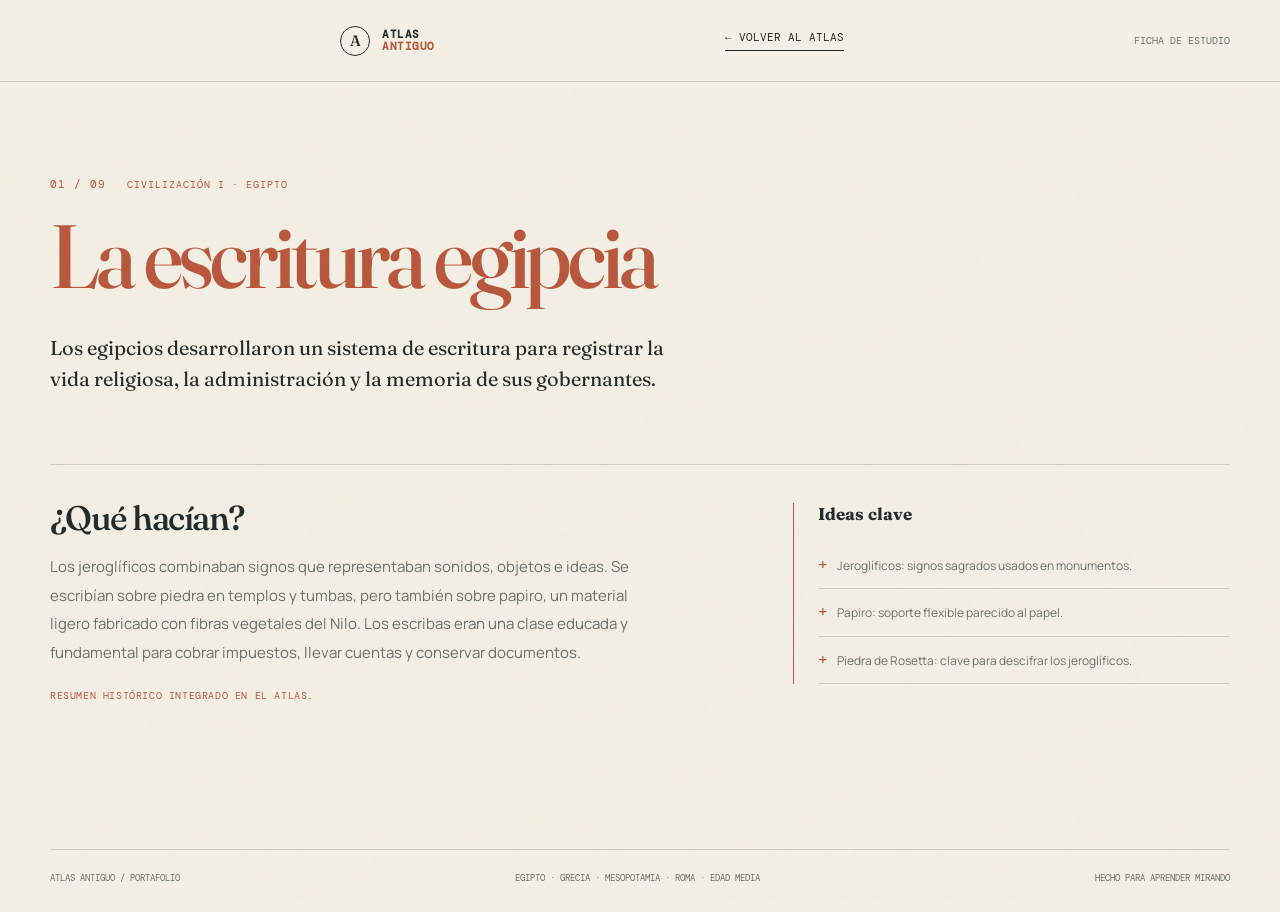
<file: detalles.html>
<!doctype html>
<html lang="es">
<head>
  <meta charset="utf-8">
  <meta name="viewport" content="width=device-width, initial-scale=1">
  <title>Detalle · Atlas antiguo</title>
  <link rel="preconnect" href="https://fonts.googleapis.com">
  <link rel="preconnect" href="https://fonts.gstatic.com" crossorigin>
  <link href="https://fonts.googleapis.com/css2?family=DM+Mono:wght@400;500&family=Fraunces:opsz,wght@9..144,500;9..144,700&family=Manrope:wght@400;600;700;800&display=swap" rel="stylesheet">
  <link rel="stylesheet" href="styles.css">
  <a href="detalles.html#roma-republica">
  <link rel="stylesheet" href="details.css">
</head>
<body>
  <header class="site-header">
    <a class="brand" href="index.html" aria-label="Volver al atlas"><span class="brand-mark">A</span><span>Atlas<br><em>antiguo</em></span></a>
    <a class="detail-back" href="index.html">← Volver al atlas</a>
    <span class="edition">Ficha de estudio</span>
  </header>
  <main class="detail-page section-shell" id="detail-content"></main>
  <footer class="site-footer section-shell"><span>ATLAS ANTIGUO / PORTAFOLIO</span><span>Egipto · Grecia · Mesopotamia · Roma · Edad Media</span><span>Hecho para aprender mirando</span></footer>
  <script src="details.js"></script>
</body>
</html>
</file>
<file: styles.css>
:root {
  --ink: #202b2b;
  --muted: #68716c;
  --paper: #f4efe5;
  --paper-deep: #e9e0d0;
  --line: rgba(32, 43, 43, .18);
  --terracotta: #b8573c;
  --clay: #d28a66;
  --lapis: #1f5366;
  --gold: #c49748;
  --white: #fffdf8;
  --display: "Fraunces", Georgia, serif;
  --body: "Manrope", sans-serif;
  --mono: "DM Mono", monospace;
}
* { box-sizing: border-box; }
html { scroll-behavior: smooth; }
body { margin: 0; color: var(--ink); background: var(--paper); font-family: var(--body); }
body:before { content: ""; position: fixed; inset: 0; opacity: .08; pointer-events: none; background-image: url("data:image/svg+xml,%3Csvg viewBox='0 0 120 120' xmlns='http://www.w3.org/2000/svg'%3E%3Cfilter id='n'%3E%3CfeTurbulence type='fractalNoise' baseFrequency='.8' numOctaves='4' stitchTiles='stitch'/%3E%3C/filter%3E%3Crect width='100%25' height='100%25' filter='url(%23n)' opacity='.35'/%3E%3C/svg%3E"); z-index: 5; }
a { color: inherit; text-decoration: none; }
.section-shell { width: min(1180px, calc(100% - 72px)); margin-inline: auto; }
.site-header { height: 82px; border-bottom: 1px solid var(--line); display: flex; align-items: center; justify-content: space-between; padding: 0 max(36px, calc((100vw - 1180px) / 2)); position: sticky; top: 0; background: rgba(244,239,229,.91); -webkit-backdrop-filter: blur(16px); backdrop-filter: blur(16px); z-index: 10; }
.brand { display: flex; align-items: center; gap: 12px; font: 700 11px/1.05 var(--mono); letter-spacing: .04em; text-transform: uppercase; }
.brand em { color: var(--terracotta); font-style: normal; }
.brand-mark { display: grid; place-items: center; width: 30px; height: 30px; border: 1px solid var(--ink); border-radius: 50%; font: 500 15px var(--display); }
.main-nav { display: flex; gap: 30px; font: 500 11px var(--mono); text-transform: uppercase; letter-spacing: .03em; }
.nav-link { color: var(--muted); transition: color .2s ease; }
.nav-link:hover, .nav-link.is-active { color: var(--terracotta); }
.edition { font: 10px var(--mono); color: var(--muted); text-transform: uppercase; }
.hero { min-height: 730px; display: grid; grid-template-columns: .9fr 1.1fr; align-items: center; gap: 40px; }
.eyebrow { font: 500 10px var(--mono); text-transform: uppercase; letter-spacing: .09em; color: var(--terracotta); display: flex; gap: 13px; align-items: center; }
.eyebrow span { width: 42px; border-top: 1px solid currentColor; display: inline-block; }
h1, h2 { font: 500 clamp(58px, 7vw, 104px)/.91 var(--display); letter-spacing: -.045em; margin: 27px 0; }
h1 i, h2 i { color: var(--terracotta); font-weight: 500; }
.hero-intro { max-width: 345px; color: var(--muted); font-size: 14px; line-height: 1.85; }
.scroll-cue { margin-top: 60px; display: inline-flex; align-items: center; gap: 13px; font: 11px var(--mono); text-transform: uppercase; }
.scroll-cue span { display: grid; place-items: center; width: 35px; height: 35px; border: 1px solid var(--ink); border-radius: 50%; font-size: 17px; }
.hero-art { min-height: 560px; position: relative; overflow: hidden; background: var(--lapis); background-image: linear-gradient(135deg, rgba(255,255,255,.08), transparent 45%), repeating-linear-gradient(0deg, transparent 0 45px, rgba(255,255,255,.06) 46px); }
.hero-art:after { content: ""; position: absolute; left: 0; right: 0; bottom: 0; height: 47%; background: linear-gradient(transparent, rgba(20, 44, 48, .9)); }
.sun-disc { width: 175px; height: 175px; background: var(--gold); border-radius: 50%; position: absolute; top: 80px; right: 110px; box-shadow: 0 0 70px rgba(196,151,72,.35); }
.hero-grid { position: absolute; inset: 0; background: linear-gradient(90deg, transparent 49.8%, rgba(255,255,255,.09) 50%, transparent 50.2%), linear-gradient(0deg, transparent 49.8%, rgba(255,255,255,.09) 50%, transparent 50.2%); background-size: 95px 95px; transform: perspective(350px) rotateX(52deg) scale(1.7) translateY(90px); opacity: .75; }
.pyramid { position: absolute; bottom: 0; clip-path: polygon(50% 0, 100% 100%, 0 100%); }
.pyramid-front { width: 69%; height: 66%; left: 11%; background: linear-gradient(105deg, #c28d50 0 47%, #8d613c 48% 100%); z-index: 2; }
.pyramid-back { width: 44%; height: 44%; right: 1%; background: linear-gradient(105deg, #a77743 0 47%, #684a39 48% 100%); z-index: 1; }
.hero-caption { position: absolute; z-index: 3; bottom: 28px; left: 30px; color: var(--white); font: 12px/1.65 var(--body); }
.hero-caption span { font: 10px var(--mono); color: var(--clay); margin-right: 15px; }
.intro-strip { border-top: 1px solid var(--line); border-bottom: 1px solid var(--line); padding: 25px 0; display: grid; grid-template-columns: 90px 1fr 30%; align-items: center; gap: 30px; margin-bottom: 160px; }
.section-number { color: var(--terracotta); font: 11px var(--mono); }
.intro-strip p { font: 500 18px/1.45 var(--display); max-width: 500px; margin: 0; }
.intro-rule { border-top: 1px solid var(--line); }
.civilization-section { padding: 80px 0 130px; border-top: 1px solid var(--line); }
.egypt { --accent: var(--terracotta); }
.greece { --accent: var(--lapis); }
.mesopotamia { --accent: #866545; }
.section-heading { display: flex; justify-content: space-between; align-items: end; margin-bottom: 60px; }
.section-heading h2 { color: var(--accent); font-size: clamp(60px, 8vw, 110px); margin: 15px 0 0; }
.section-note { font: 500 14px/1.55 var(--display); text-align: right; margin: 0 0 12px; }
.feature-grid { display: grid; grid-template-columns: 1.15fr .85fr; gap: 9%; align-items: center; }
.feature-grid.reverse { grid-template-columns: .85fr 1.15fr; }
.feature-image { margin: 0; overflow: hidden; background: var(--paper-deep); }
.feature-image img { width: 100%; aspect-ratio: 1.45 / 1; display: block; object-fit: cover; filter: saturate(.82); transition: transform .6s ease; }
.feature-image:hover img { transform: scale(1.035); }
.feature-image figcaption { padding: 13px 16px; font: 10px var(--mono); text-transform: uppercase; color: var(--muted); display: flex; justify-content: space-between; }
.feature-image figcaption span { color: var(--accent); }
.feature-copy { max-width: 400px; font-size: 14px; line-height: 1.8; color: var(--muted); }
.dropcap { float: left; color: var(--accent); font: 700 78px/.78 var(--display); margin: 6px 15px 4px 0; }
.quote { margin-top: 35px; padding: 21px 0 0; border-top: 1px solid var(--line); color: var(--ink); font: italic 19px/1.3 var(--display); }
.quote small { display: block; color: var(--muted); font: 10px var(--mono); margin-top: 11px; }
.fact-grid { display: grid; grid-template-columns: repeat(3, 1fr); gap: 0; border-top: 1px solid var(--line); border-bottom: 1px solid var(--line); margin-top: 80px; }
.fact-card { display: block; padding: 27px 30px 28px 0; min-height: 170px; border-right: 1px solid var(--line); margin-right: 30px; transition: color .25s ease, transform .25s ease; }
.fact-card:hover { color: var(--accent); transform: translateY(-4px); }
.fact-card:last-child { border-right: 0; margin-right: 0; }
.fact-index { color: var(--accent); font: 11px var(--mono); }
.fact-card h3 { margin: 15px 0 9px; font: 700 18px var(--display); display: flex; justify-content: space-between; align-items: center; }
.fact-card h3 b { font: 400 18px var(--body); opacity: .65; }
.fact-card p { margin: 0; color: var(--muted); font-size: 12px; line-height: 1.65; max-width: 260px; }
.media-row { display: grid; grid-template-columns: 1fr 1fr; gap: 35px; margin-top: 34px; align-items: center; }
.map-card { display: grid; grid-template-columns: .9fr 1.1fr; gap: 38px; align-items: center; border-top: 1px solid var(--line); border-bottom: 1px solid var(--line); margin-top: 58px; padding: 22px 0; }
.map-card figure { margin: 0; background: var(--paper-deep); }
.map-card img { display: block; width: 100%; height: 190px; object-fit: cover; filter: saturate(.7) contrast(.92); }
.map-card figcaption { padding: 10px 13px; color: var(--muted); font: 9px var(--mono); text-transform: uppercase; }
.map-card h3 { margin: 10px 0 8px; font: 700 22px var(--display); color: var(--accent); }
.map-card p { max-width: 500px; margin: 0 0 15px; color: var(--muted); font-size: 12px; line-height: 1.7; }
.map-card a, .source-row a { color: var(--ink); font: 10px var(--mono); text-transform: uppercase; border-bottom: 1px solid currentColor; padding-bottom: 5px; }
.map-note { color: var(--accent); font: 10px var(--mono); text-transform: uppercase; }
.source-row { display: flex; align-items: center; gap: 18px; border-bottom: 1px solid var(--line); padding: 22px 0; margin-top: 34px; }
.source-row strong { max-width: 650px; font: 500 16px/1.4 var(--display); }
.source-row a { margin-left: auto; white-space: nowrap; }
.video-link { display: flex; align-items: center; gap: 14px; border: 1px solid var(--ink); padding: 13px 15px; font-size: 12px; transition: background .2s, color .2s; }
.video-link:hover { background: var(--accent); color: var(--white); border-color: var(--accent); }
.play { width: 32px; height: 32px; border: 1px solid currentColor; display: grid; place-items: center; border-radius: 50%; font-size: 10px; }
.video-link small { display: block; font: 9px var(--mono); opacity: .65; margin-bottom: 3px; }
.video-link b { margin-left: auto; font-size: 20px; font-weight: 400; }
.mini-note { font: 12px/1.65 var(--body); color: var(--muted); }
.stamp { color: var(--accent); border: 1px solid var(--accent); padding: 4px 6px; font: 9px var(--mono); margin-right: 10px; }
.closing { border-top: 1px solid var(--line); padding: 130px 0 140px; max-width: 1180px; }
.closing h2 { color: var(--ink); font-size: clamp(55px, 8vw, 115px); }
.closing > p:not(.eyebrow) { max-width: 370px; color: var(--muted); line-height: 1.8; font-size: 13px; }
.back-top { display: inline-block; margin-top: 35px; font: 11px var(--mono); text-transform: uppercase; border-bottom: 1px solid var(--ink); padding-bottom: 7px; }
.site-footer { border-top: 1px solid var(--line); padding: 22px 0 28px; display: flex; justify-content: space-between; color: var(--muted); font: 9px var(--mono); text-transform: uppercase; }
.reveal { opacity: 0; transform: translateY(18px); transition: opacity .75s ease, transform .75s ease; }
.reveal.is-visible { opacity: 1; transform: none; }
@media (max-width: 800px) { .section-shell { width: min(100% - 36px, 560px); } .site-header { height: 68px; padding: 0 18px; } .main-nav { gap: 13px; font-size: 9px; } .edition { display: none; } .hero { display: flex; flex-direction: column; align-items: stretch; padding-top: 70px; gap: 55px; } h1 { font-size: 65px; } .atlas-explorer { margin-top: 42px; } .hero-art { min-height: 430px; margin-right: -18px; margin-left: -18px; } .sun-disc { width: 120px; height: 120px; right: 60px; top: 55px; } .intro-strip { margin-bottom: 80px; grid-template-columns: 45px 1fr; gap: 16px; } .intro-rule { display: none; } .intro-strip p { font-size: 16px; } .civilization-section { padding: 60px 0 85px; } .section-heading { align-items: start; flex-direction: column; margin-bottom: 40px; } .section-heading h2 { font-size: 75px; } .section-note { text-align: left; } .feature-grid, .feature-grid.reverse { grid-template-columns: 1fr; gap: 38px; } .feature-grid.reverse .feature-image { order: -1; } .feature-copy { max-width: none; } .fact-grid, .media-row { grid-template-columns: 1fr; } .map-card { grid-template-columns: 1fr; gap: 18px; margin-top: 40px; } .map-card img { height: 180px; } .source-row { align-items: flex-start; flex-direction: column; gap: 12px; } .source-row a { margin-left: 0; } .fact-card { border-right: 0; border-bottom: 1px solid var(--line); margin: 0; min-height: 0; padding: 24px 0; } .fact-card:last-child { border-bottom: 0; } .site-footer { flex-direction: column; gap: 11px; } }
@media (max-width: 430px) { .main-nav { gap: 9px; } .main-nav .nav-link { font-size: 8px; } .brand { font-size: 9px; } }
</file>
<file: details.css>
.detail-back { font: 11px var(--mono); text-transform: uppercase; border-bottom: 1px solid var(--ink); padding-bottom: 6px; }
.detail-page { min-height: calc(100vh - 150px); padding: 95px 0 125px; }
.detail-kicker { color: var(--accent); font: 10px var(--mono); letter-spacing: .1em; text-transform: uppercase; }
.detail-page h1 { max-width: 800px; color: var(--accent); margin: 24px 0 35px; }
.detail-lead { max-width: 650px; font: 20px/1.55 var(--display); color: var(--ink); }
.detail-layout { display: grid; grid-template-columns: 1fr .7fr; gap: 10%; margin-top: 70px; border-top: 1px solid var(--line); padding-top: 38px; }
.detail-copy { max-width: 620px; color: var(--muted); font-size: 15px; line-height: 1.9; }
.detail-copy p { margin: 0 0 22px; }
.detail-copy h2 { color: var(--ink); font-size: 34px; margin: 0 0 20px; }
.detail-list { border-left: 1px solid var(--accent); padding-left: 24px; align-self: start; }
.detail-list h3 { margin: 0 0 18px; font: 700 17px var(--display); }
.detail-list ul { list-style: none; margin: 0; padding: 0; color: var(--muted); font-size: 12px; line-height: 1.8; }
.detail-list li { border-bottom: 1px solid var(--line); padding: 12px 0; }
.detail-list li:before { content: "+"; color: var(--accent); font: 16px var(--mono); margin-right: 9px; }
.detail-resource { display: inline-flex; align-items: center; gap: 12px; margin-top: 24px; padding: 14px 17px; border: 1px solid var(--ink); font: 11px var(--mono); text-transform: uppercase; transition: background .2s, color .2s; }
.detail-resource:hover { background: var(--accent); border-color: var(--accent); color: var(--white); }
.detail-note { color: var(--accent); font: 10px var(--mono); letter-spacing: .06em; text-transform: uppercase; }
.detail-number { color: var(--accent); font: 11px var(--mono); }
@media (max-width: 800px) { .detail-page { padding: 70px 0 85px; } .detail-page h1 { font-size: 70px; } .detail-lead { font-size: 18px; } .detail-layout { grid-template-columns: 1fr; gap: 45px; margin-top: 45px; } .detail-back { font-size: 9px; } }
</file>
